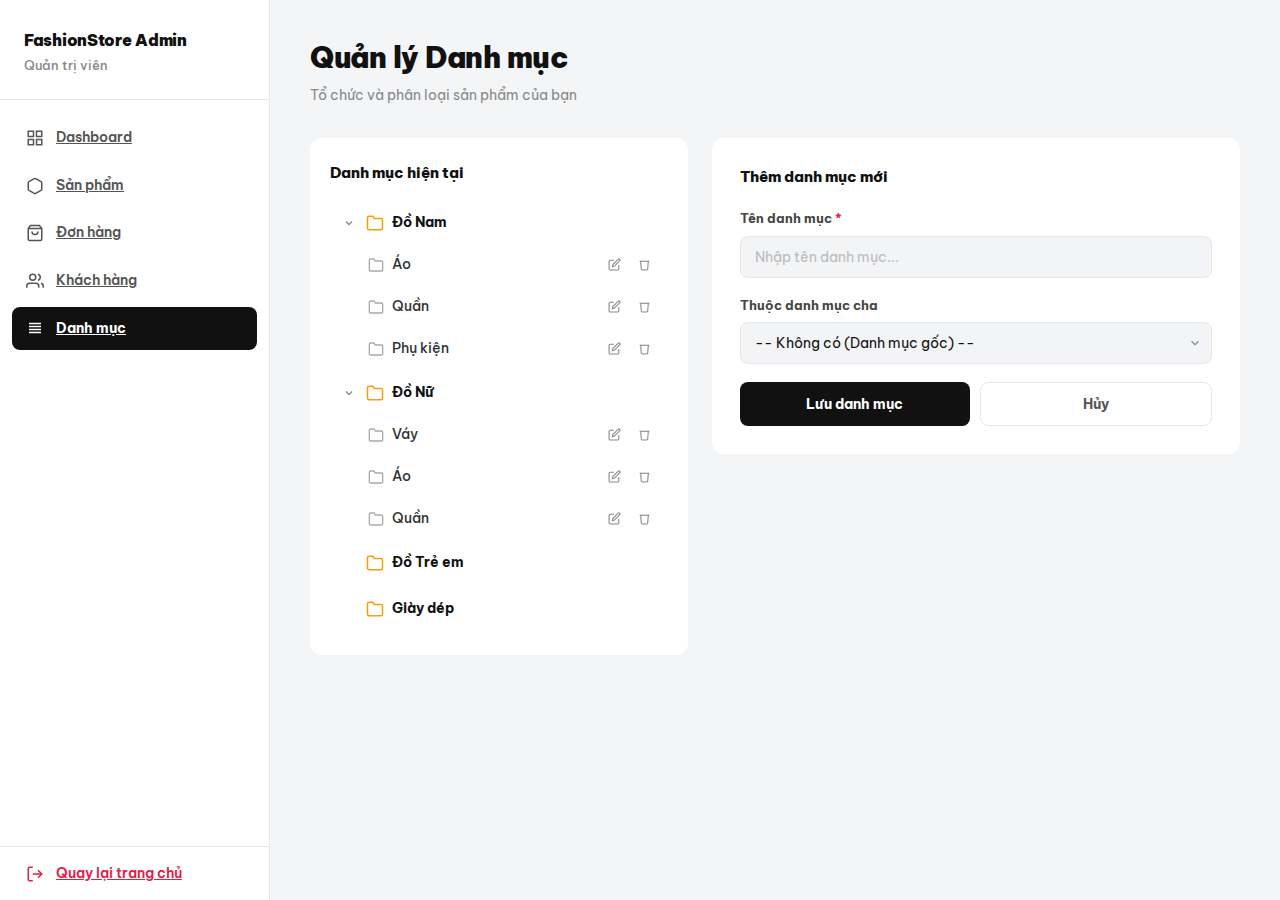
<file: src/admin/categories.html>
<!DOCTYPE html>
<html lang="vi">
<head>
    <meta charset="UTF-8">
    <meta name="viewport" content="width=device-width, initial-scale=1.0">
    <title>Quản lý Danh mục - FashionStore Admin</title>
    <link rel="stylesheet" href="../assets/css/base/variables.css">
    <link rel="stylesheet" href="../assets/css/base/reset.css">
    <link rel="stylesheet" href="../assets/css/base/typography.css">
    <link rel="stylesheet" href="../assets/css/admin/admin.css">
    <link rel="stylesheet" href="../assets/css/admin/categories.css">
</head>
<body class="admin-body">
<div class="admin-layout">

    <!-- SIDEBAR (inject bởi admin-components.js) -->
    <div id="adminSidebar"></div>

    <!-- MAIN -->
    <main class="admin-main">
        <div class="admin-page-header">
            <div>
                <h1>Quản lý Danh mục</h1>
                <p>Tổ chức và phân loại sản phẩm của bạn</p>
            </div>
        </div>

        <div class="cat-layout">
            <!-- LEFT: TREE -->
            <div class="admin-card cat-tree-card">
                <div class="cat-tree-header">
                    <h2>Danh mục hiện tại</h2>
                </div>
                <div class="cat-tree" id="catTree"></div>
            </div>

            <!-- RIGHT: FORM -->
            <div class="admin-card cat-form-card">
                <h2 id="catFormTitle">Thêm danh mục mới</h2>
                <div class="cat-field">
                    <label>Tên danh mục <span class="req">*</span></label>
                    <input type="text" id="catName" placeholder="Nhập tên danh mục...">
                </div>
                <div class="cat-field">
                    <label>Thuộc danh mục cha</label>
                    <div class="cat-select-wrap">
                        <select id="catParent">
                            <option value="">-- Không có (Danh mục gốc) --</option>
                        </select>
                        <svg width="14" height="14" fill="none" stroke="currentColor" stroke-width="2" viewBox="0 0 24 24"><path d="m6 9 6 6 6-6"/></svg>
                    </div>
                </div>
                <div class="cat-form-actions">
                    <button class="cat-btn-save" id="catBtnSave">Lưu danh mục</button>
                    <button class="cat-btn-cancel" id="catBtnCancel">Hủy</button>
                </div>
            </div>
        </div>
    </main>
</div>

<!-- CONFIRM DELETE -->
<div class="modal-overlay" id="catDeleteOverlay" style="display:none">
    <div class="confirm-modal">
        <h3>Xóa danh mục?</h3>
        <p id="catDeleteMsg">Bạn có chắc muốn xóa danh mục này?</p>
        <div class="confirm-actions">
            <button class="pfm-btn-cancel" id="catCancelDelete">Hủy</button>
            <button class="btn-confirm-delete" id="catConfirmDelete">Xóa</button>
        </div>
    </div>
</div>

<script src="../assets/js/auth/auth.js"></script>
<script src="../assets/js/admin/admin-components.js"></script>
<script src="../assets/js/admin/categories.js"></script>
</body>
</html>
</file>
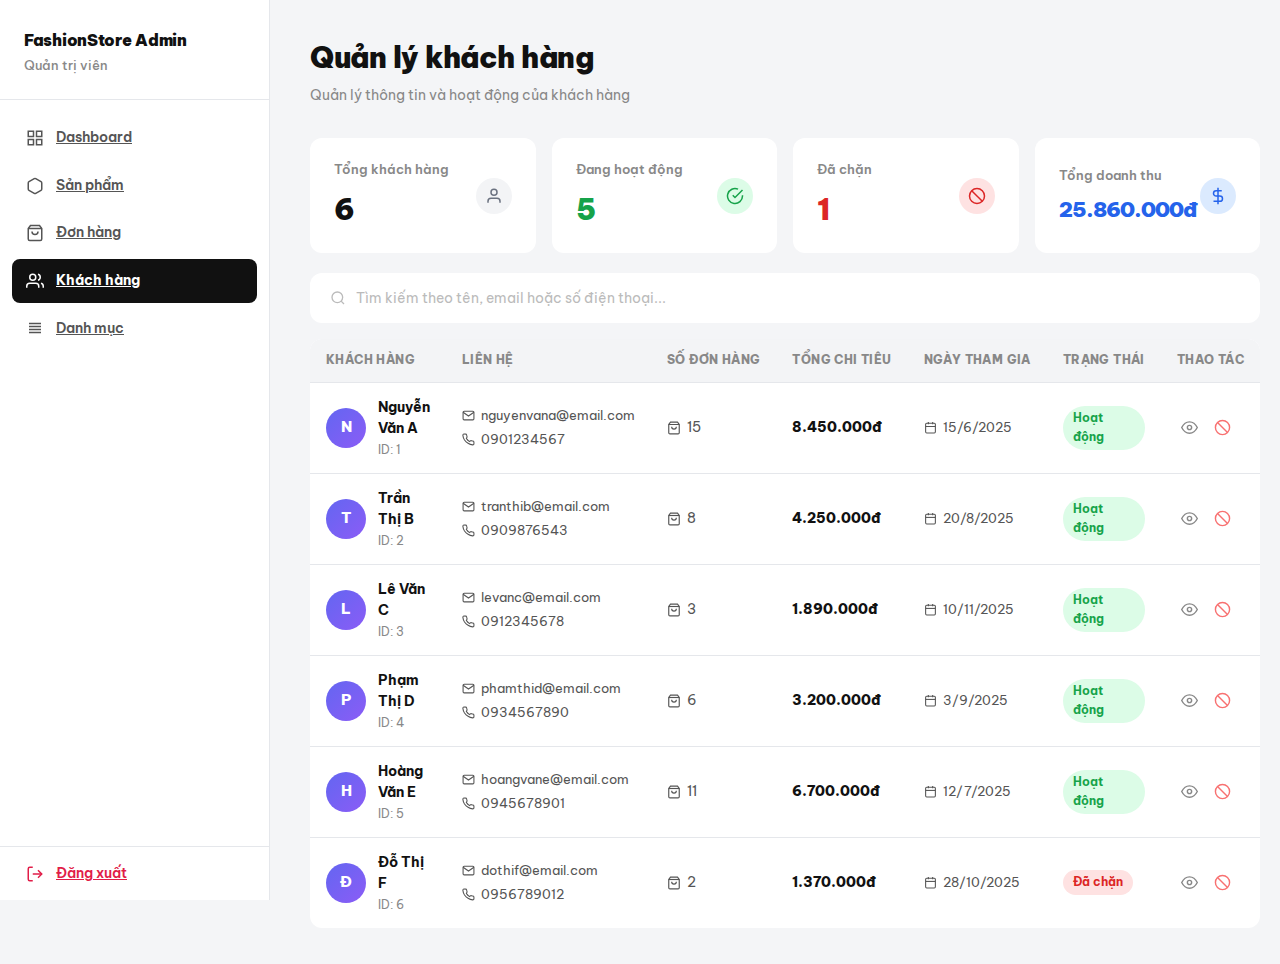
<file: src/admin/customers.html>
<!DOCTYPE html>
<html lang="vi">
<head>
    <meta charset="UTF-8">
    <meta name="viewport" content="width=device-width, initial-scale=1.0">
    <title>Quản lý khách hàng - FashionStore Admin</title>
    <link rel="stylesheet" href="../assets/css/base/variables.css">
    <link rel="stylesheet" href="../assets/css/base/reset.css">
    <link rel="stylesheet" href="../assets/css/base/typography.css">
    <link rel="stylesheet" href="../assets/css/admin/admin.css">
    <link rel="stylesheet" href="../assets/css/admin/customers-orders.css">
</head>
<body class="admin-body">
<div class="admin-layout">
    <aside class="admin-sidebar">
        <div class="admin-brand"><div class="admin-brand-name">FashionStore Admin</div><div class="admin-brand-role">Quản trị viên</div></div>
        <nav class="admin-nav">
            <a href="dashboard.html" class="admin-nav-item"><svg width="18" height="18" fill="none" stroke="currentColor" stroke-width="2" viewBox="0 0 24 24"><rect x="3" y="3" width="7" height="7"/><rect x="14" y="3" width="7" height="7"/><rect x="3" y="14" width="7" height="7"/><rect x="14" y="14" width="7" height="7"/></svg>Dashboard</a>
            <a href="products.html" class="admin-nav-item"><svg width="18" height="18" fill="none" stroke="currentColor" stroke-width="2" viewBox="0 0 24 24"><path d="M21 16V8a2 2 0 0 0-1-1.73l-7-4a2 2 0 0 0-2 0l-7 4A2 2 0 0 0 3 8v8a2 2 0 0 0 1 1.73l7 4a2 2 0 0 0 2 0l7-4A2 2 0 0 0 21 16z"/></svg>Sản phẩm</a>
            <a href="orders.html" class="admin-nav-item"><svg width="18" height="18" fill="none" stroke="currentColor" stroke-width="2" viewBox="0 0 24 24"><path d="M6 2 3 6v14a2 2 0 0 0 2 2h14a2 2 0 0 0 2-2V6l-3-4z"/><line x1="3" y1="6" x2="21" y2="6"/><path d="M16 10a4 4 0 0 1-8 0"/></svg>Đơn hàng</a>
            <a href="customers.html" class="admin-nav-item active"><svg width="18" height="18" fill="none" stroke="currentColor" stroke-width="2" viewBox="0 0 24 24"><path d="M17 21v-2a4 4 0 0 0-4-4H5a4 4 0 0 0-4 4v2"/><circle cx="9" cy="7" r="4"/><path d="M23 21v-2a4 4 0 0 0-3-3.87M16 3.13a4 4 0 0 1 0 7.75"/></svg>Khách hàng</a>
            <a href="categories.html" class="admin-nav-item"><svg width="18" height="18" fill="none" stroke="currentColor" stroke-width="2" viewBox="0 0 24 24"><path d="M4 6h16M4 10h16M4 14h16M4 18h16"/></svg>Danh mục</a>
        </nav>
        <a href="../index.html" class="admin-logout"><svg width="18" height="18" fill="none" stroke="currentColor" stroke-width="2" viewBox="0 0 24 24"><path d="M9 21H5a2 2 0 0 1-2-2V5a2 2 0 0 1 2-2h4"/><polyline points="16 17 21 12 16 7"/><line x1="21" y1="12" x2="9" y2="12"/></svg>Đăng xuất</a>
    </aside>

    <main class="admin-main">
        <div class="admin-page-header">
            <div><h1>Quản lý khách hàng</h1><p>Quản lý thông tin và hoạt động của khách hàng</p></div>
        </div>

        <!-- STATS -->
        <div class="cust-stats-grid">
            <div class="cust-stat-card">
                <div><div class="csc-label">Tổng khách hàng</div><div class="csc-value" id="csTotalKH">6</div></div>
                <div class="csc-icon gray"><svg width="18" height="18" fill="none" stroke="currentColor" stroke-width="2" viewBox="0 0 24 24"><path d="M20 21v-2a4 4 0 0 0-4-4H8a4 4 0 0 0-4 4v2"/><circle cx="12" cy="7" r="4"/></svg></div>
            </div>
            <div class="cust-stat-card">
                <div><div class="csc-label">Đang hoạt động</div><div class="csc-value green" id="csActive">5</div></div>
                <div class="csc-icon green"><svg width="18" height="18" fill="none" stroke="currentColor" stroke-width="2" viewBox="0 0 24 24"><path d="M22 11.08V12a10 10 0 1 1-5.93-9.14"/><polyline points="22 4 12 14.01 9 11.01"/></svg></div>
            </div>
            <div class="cust-stat-card">
                <div><div class="csc-label">Đã chặn</div><div class="csc-value red" id="csBlocked">1</div></div>
                <div class="csc-icon red"><svg width="18" height="18" fill="none" stroke="currentColor" stroke-width="2" viewBox="0 0 24 24"><circle cx="12" cy="12" r="10"/><line x1="4.93" y1="4.93" x2="19.07" y2="19.07"/></svg></div>
            </div>
            <div class="cust-stat-card">
                <div><div class="csc-label">Tổng doanh thu</div><div class="csc-value blue" id="csTotalRevenue">35.860.000đ</div></div>
                <div class="csc-icon blue"><svg width="18" height="18" fill="none" stroke="currentColor" stroke-width="2" viewBox="0 0 24 24"><line x1="12" y1="1" x2="12" y2="23"/><path d="M17 5H9.5a3.5 3.5 0 0 0 0 7h5a3.5 3.5 0 0 1 0 7H6"/></svg></div>
            </div>
        </div>

        <!-- SEARCH -->
        <div class="admin-card search-card">
            <div class="search-wrap">
                <svg width="16" height="16" fill="none" stroke="#bbb" stroke-width="2" viewBox="0 0 24 24"><circle cx="11" cy="11" r="8"/><line x1="21" y1="21" x2="16.65" y2="16.65"/></svg>
                <input type="text" id="custSearch" placeholder="Tìm kiếm theo tên, email hoặc số điện thoại...">
            </div>
        </div>

        <!-- TABLE -->
        <div class="admin-card table-card">
            <table class="cust-table">
                <thead><tr>
                    <th>Khách hàng</th><th>Liên hệ</th><th>Số đơn hàng</th>
                    <th>Tổng chi tiêu</th><th>Ngày tham gia</th><th>Trạng thái</th><th>Thao tác</th>
                </tr></thead>
                <tbody id="custTableBody"></tbody>
            </table>
        </div>
    </main>
</div>

<!-- MODAL CHI TIẾT -->
<div class="modal-overlay" id="custDetailOverlay">
    <div class="cust-detail-modal">
        <div class="cdm-header">
            <h2>Chi tiết khách hàng</h2>
            <button class="pfm-close" id="cdmClose"><svg width="18" height="18" fill="none" stroke="currentColor" stroke-width="2" viewBox="0 0 24 24"><line x1="18" y1="6" x2="6" y2="18"/><line x1="6" y1="6" x2="18" y2="18"/></svg></button>
        </div>
        <div class="cdm-body">
            <!-- Profile -->
            <div class="cdm-profile">
                <div class="cdm-avatar" id="cdmAvatar">N</div>
                <div class="cdm-info">
                    <div class="cdm-name" id="cdmName">Nguyễn Văn A</div>
                    <div class="cdm-meta">
                        <span><svg width="13" height="13" fill="none" stroke="currentColor" stroke-width="2" viewBox="0 0 24 24"><path d="M4 4h16c1.1 0 2 .9 2 2v12c0 1.1-.9 2-2 2H4c-1.1 0-2-.9-2-2V6c0-1.1.9-2 2-2z"/><polyline points="22,6 12,13 2,6"/></svg><span id="cdmEmail">email@example.com</span></span>
                        <span><svg width="13" height="13" fill="none" stroke="currentColor" stroke-width="2" viewBox="0 0 24 24"><path d="M22 16.92v3a2 2 0 0 1-2.18 2 19.79 19.79 0 0 1-8.63-3.07A19.5 19.5 0 0 1 4.69 13a19.79 19.79 0 0 1-3.07-8.67A2 2 0 0 1 3.56 2h3a2 2 0 0 1 2 1.72c.127.96.361 1.903.7 2.81a2 2 0 0 1-.45 2.11L8.09 9.91a16 16 0 0 0 6 6l1.27-1.27a2 2 0 0 1 2.11-.45c.907.339 1.85.573 2.81.7A2 2 0 0 1 22 16.92z"/></svg><span id="cdmPhone">0901234567</span></span>
                        <span><svg width="13" height="13" fill="none" stroke="currentColor" stroke-width="2" viewBox="0 0 24 24"><path d="M21 10c0 7-9 13-9 13s-9-6-9-13a9 9 0 0 1 18 0z"/><circle cx="12" cy="10" r="3"/></svg><span id="cdmAddress">Hà Nội</span></span>
                        <span><svg width="13" height="13" fill="none" stroke="currentColor" stroke-width="2" viewBox="0 0 24 24"><rect x="3" y="4" width="18" height="18" rx="2" ry="2"/><line x1="16" y1="2" x2="16" y2="6"/><line x1="8" y1="2" x2="8" y2="6"/><line x1="3" y1="10" x2="21" y2="10"/></svg>Tham gia: <span id="cdmJoined">15/6/2025</span></span>
                    </div>
                </div>
            </div>

            <!-- Stats mini -->
            <div class="cdm-stats">
                <div class="cdm-stat-box blue"><div class="csb-val" id="cdmOrders">15</div><div class="csb-label">Đơn hàng</div></div>
                <div class="cdm-stat-box green"><div class="csb-val" id="cdmSpend">8,5 Trđ</div><div class="csb-label">Tổng chi tiêu</div></div>
                <div class="cdm-stat-box purple"><div class="csb-val" id="cdmAvgOrder">563K</div><div class="csb-label">TB/đơn hàng</div></div>
            </div>

            <!-- Order history -->
            <div class="cdm-orders-section">
                <div class="cdm-orders-title">Lịch sử đơn hàng</div>
                <div id="cdmOrderList"></div>
            </div>
        </div>
        <div class="cdm-footer">
            <button class="cdm-btn-block" id="cdmBtnBlock">
                <svg width="16" height="16" fill="none" stroke="currentColor" stroke-width="2" viewBox="0 0 24 24"><circle cx="12" cy="12" r="10"/><line x1="4.93" y1="4.93" x2="19.07" y2="19.07"/></svg>
                <span id="cdmBtnBlockText">Chặn khách hàng</span>
            </button>
            <button class="cdm-btn-close" id="cdmBtnClose">Đóng</button>
        </div>
    </div>
</div>

<script src="../assets/js/auth/auth.js"></script>
<script src="../assets/js/admin/customers.js"></script>
</body>
</html>
</file>
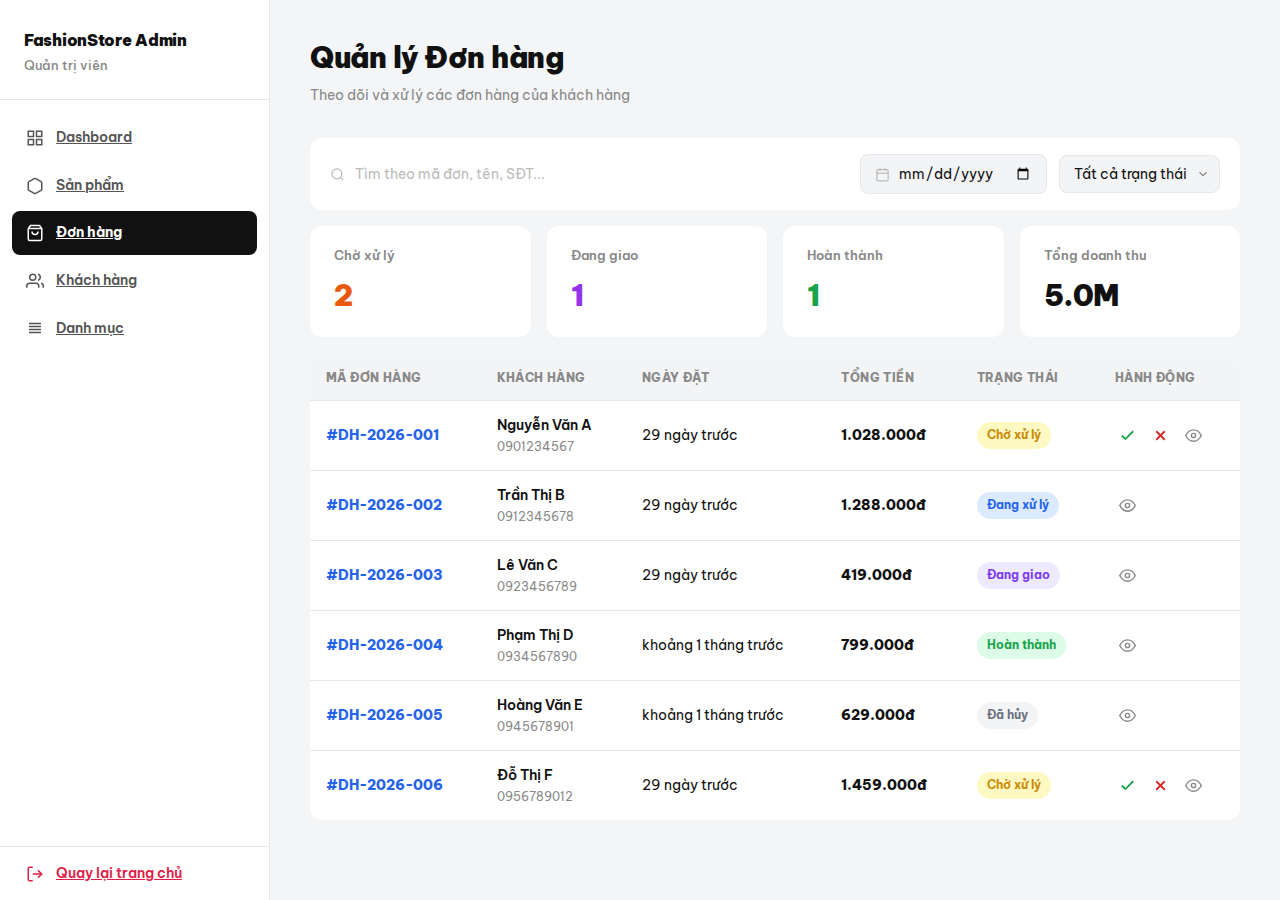
<file: src/admin/orders.html>
<!DOCTYPE html>
<html lang="vi">
<head>
    <meta charset="UTF-8">
    <meta name="viewport" content="width=device-width, initial-scale=1.0">
    <title>Quản lý Đơn hàng - FashionStore Admin</title>
    <link rel="stylesheet" href="../assets/css/base/variables.css">
    <link rel="stylesheet" href="../assets/css/base/reset.css">
    <link rel="stylesheet" href="../assets/css/base/typography.css">
    <link rel="stylesheet" href="../assets/css/admin/admin.css">
    <link rel="stylesheet" href="../assets/css/admin/customers-orders.css">
</head>
<body class="admin-body">
<div class="admin-layout">
    <aside class="admin-sidebar">
        <div class="admin-brand"><div class="admin-brand-name">FashionStore Admin</div><div class="admin-brand-role">Quản trị viên</div></div>
        <nav class="admin-nav">
            <a href="dashboard.html" class="admin-nav-item"><svg width="18" height="18" fill="none" stroke="currentColor" stroke-width="2" viewBox="0 0 24 24"><rect x="3" y="3" width="7" height="7"/><rect x="14" y="3" width="7" height="7"/><rect x="3" y="14" width="7" height="7"/><rect x="14" y="14" width="7" height="7"/></svg>Dashboard</a>
            <a href="products.html" class="admin-nav-item"><svg width="18" height="18" fill="none" stroke="currentColor" stroke-width="2" viewBox="0 0 24 24"><path d="M21 16V8a2 2 0 0 0-1-1.73l-7-4a2 2 0 0 0-2 0l-7 4A2 2 0 0 0 3 8v8a2 2 0 0 0 1 1.73l7 4a2 2 0 0 0 2 0l7-4A2 2 0 0 0 21 16z"/></svg>Sản phẩm</a>
            <a href="orders.html" class="admin-nav-item active"><svg width="18" height="18" fill="none" stroke="currentColor" stroke-width="2" viewBox="0 0 24 24"><path d="M6 2 3 6v14a2 2 0 0 0 2 2h14a2 2 0 0 0 2-2V6l-3-4z"/><line x1="3" y1="6" x2="21" y2="6"/><path d="M16 10a4 4 0 0 1-8 0"/></svg>Đơn hàng</a>
            <a href="customers.html" class="admin-nav-item"><svg width="18" height="18" fill="none" stroke="currentColor" stroke-width="2" viewBox="0 0 24 24"><path d="M17 21v-2a4 4 0 0 0-4-4H5a4 4 0 0 0-4 4v2"/><circle cx="9" cy="7" r="4"/><path d="M23 21v-2a4 4 0 0 0-3-3.87M16 3.13a4 4 0 0 1 0 7.75"/></svg>Khách hàng</a>
            <a href="categories.html" class="admin-nav-item"><svg width="18" height="18" fill="none" stroke="currentColor" stroke-width="2" viewBox="0 0 24 24"><path d="M4 6h16M4 10h16M4 14h16M4 18h16"/></svg>Danh mục</a>
        </nav>
        <a href="../index.html" class="admin-logout"><svg width="18" height="18" fill="none" stroke="currentColor" stroke-width="2" viewBox="0 0 24 24"><path d="M9 21H5a2 2 0 0 1-2-2V5a2 2 0 0 1 2-2h4"/><polyline points="16 17 21 12 16 7"/><line x1="21" y1="12" x2="9" y2="12"/></svg>Quay lại trang chủ</a>
    </aside>

    <main class="admin-main">
        <div class="admin-page-header">
            <div><h1>Quản lý Đơn hàng</h1><p>Theo dõi và xử lý các đơn hàng của khách hàng</p></div>
        </div>

        <!-- FILTER BAR -->
        <div class="admin-card filter-bar">
            <div class="filter-search">
                <svg width="15" height="15" fill="none" stroke="#bbb" stroke-width="2" viewBox="0 0 24 24"><circle cx="11" cy="11" r="8"/><line x1="21" y1="21" x2="16.65" y2="16.65"/></svg>
                <input type="text" id="orderSearch" placeholder="Tìm theo mã đơn, tên, SĐT...">
            </div>
            <div class="filter-date">
                <svg width="15" height="15" fill="none" stroke="#bbb" stroke-width="2" viewBox="0 0 24 24"><rect x="3" y="4" width="18" height="18" rx="2" ry="2"/><line x1="16" y1="2" x2="16" y2="6"/><line x1="8" y1="2" x2="8" y2="6"/><line x1="3" y1="10" x2="21" y2="10"/></svg>
                <input type="date" id="orderDate">
            </div>
            <div class="filter-status-wrap">
                <select id="orderStatusFilter">
                    <option value="">Tất cả trạng thái</option>
                    <option value="pending">Chờ xử lý</option>
                    <option value="processing">Đang xử lý</option>
                    <option value="shipping">Đang giao</option>
                    <option value="completed">Hoàn thành</option>
                    <option value="cancelled">Đã hủy</option>
                </select>
                <svg width="14" height="14" fill="none" stroke="currentColor" stroke-width="2" viewBox="0 0 24 24"><path d="m6 9 6 6 6-6"/></svg>
            </div>
        </div>

        <!-- STATS -->
        <div class="order-stats-grid">
            <div class="ord-stat-card"><div class="osc-label">Chờ xử lý</div><div class="osc-value orange" id="osCountPending">2</div></div>
            <div class="ord-stat-card"><div class="osc-label">Đang giao</div><div class="osc-value purple" id="osCountShipping">2</div></div>
            <div class="ord-stat-card"><div class="osc-label">Hoàn thành</div><div class="osc-value green" id="osCountDone">2</div></div>
            <div class="ord-stat-card"><div class="osc-label">Tổng doanh thu</div><div class="osc-value black" id="osRevenue">1.4M</div></div>
        </div>

        <!-- TABLE -->
        <div class="admin-card table-card">
            <table class="ord-table">
                <thead><tr>
                    <th>Mã đơn hàng</th><th>Khách hàng</th><th>Ngày đặt</th>
                    <th>Tổng tiền</th><th>Trạng thái</th><th>Hành động</th>
                </tr></thead>
                <tbody id="ordTableBody"></tbody>
            </table>
        </div>
    </main>
</div>

<!-- MODAL CHI TIẾT ĐƠN HÀNG -->
<div class="modal-overlay" id="ordDetailOverlay">
    <div class="ord-detail-modal">
        <div class="odm-header">
            <div>
                <h2 id="odmOrderId">#DH-2026-001</h2>
                <p id="odmOrderDate">Ngày đặt: 29 ngày trước</p>
            </div>
            <div style="display:flex;align-items:center;gap:12px">
                <span class="ord-badge" id="odmStatusBadge">Chờ xử lý</span>
                <button class="pfm-close" id="odmClose"><svg width="18" height="18" fill="none" stroke="currentColor" stroke-width="2" viewBox="0 0 24 24"><line x1="18" y1="6" x2="6" y2="18"/><line x1="6" y1="6" x2="18" y2="18"/></svg></button>
            </div>
        </div>
        <div class="odm-body">
            <!-- Tracking -->
            <div class="odm-section">
                <div class="odm-section-title">Trạng thái đơn hàng</div>
                <div class="odm-tracking" id="odmTracking"></div>
            </div>
            <div class="odm-divider"></div>

            <!-- Address + Payment -->
            <div class="odm-two-col">
                <div>
                    <div class="odm-section-title">Địa chỉ nhận hàng</div>
                    <div class="odm-addr-card">
                        <div class="odm-addr-name" id="odmAddrName">Nguyễn Văn A</div>
                        <div class="odm-addr-info" id="odmAddrPhone">0901234567</div>
                        <div class="odm-addr-info" id="odmAddrText">123 Đường ABC, Hà Nội</div>
                    </div>
                </div>
                <div>
                    <div class="odm-section-title">Thanh toán</div>
                    <div class="odm-pay-rows">
                        <div class="odm-pay-row"><span>Phương thức:</span><strong id="odmPayMethod">COD</strong></div>
                        <div class="odm-pay-row"><span>Trạng thái:</span><span class="pay-status" id="odmPayStatus">Chưa thanh toán</span></div>
                    </div>
                </div>
            </div>
            <div class="odm-divider"></div>

            <!-- Products -->
            <div>
                <div class="odm-section-title">Sản phẩm</div>
                <div class="odm-products" id="odmProducts"></div>
                <div class="odm-totals">
                    <div class="odm-total-row"><span>Tạm tính</span><span id="odmSubtotal">0đ</span></div>
                    <div class="odm-total-row"><span>Phí vận chuyển</span><span id="odmShipping">0đ</span></div>
                    <div class="odm-total-row grand"><span>Tổng cộng</span><strong id="odmGrand">0đ</strong></div>
                </div>
            </div>
        </div>

        <!-- Admin actions -->
        <div class="odm-footer" id="odmFooter"></div>
    </div>
</div>

<script src="../assets/js/auth/auth.js"></script>
<script src="../assets/js/admin/orders-admin.js"></script>
</body>
</html>
</file>
<file: src/assets/css/base/variables.css>
:root {
    /* Colors */
    --black: #111;
    --white: #fff;
    --gray-light: #f3f4f6;
    --gray-mid: #e5e7eb;
    --gray-text: #888;
    --blue: #3b82f6;
    --red: #ef4444;
    --green: #22c55e;
    --yellow: #f59e0b;
    --dark-navy: #1a2332;

    /* Typography */
    --font-base: 'Be Vietnam Pro', sans-serif;

    /* Spacing */
    --container-max: 1280px;
    --container-px: 24px;

    /* Border radius */
    --radius-sm: 6px;
    --radius-md: 8px;
    --radius-lg: 12px;
    --radius-xl: 16px;
    --radius-full: 9999px;

    /* Shadows */
    --shadow-sm: 0 2px 8px rgba(0,0,0,0.08);
    --shadow-md: 0 4px 16px rgba(0,0,0,0.12);
    --shadow-lg: 0 12px 32px rgba(0,0,0,0.1);

    /* Transitions */
    --transition-fast: 0.15s ease;
    --transition-base: 0.2s ease;
    --transition-slow: 0.3s ease;
}
</file>
<file: src/assets/css/base/typography.css>
@import url('https://fonts.googleapis.com/css2?family=Be+Vietnam+Pro:wght@400;500;600;700;800;900&display=swap');

body {
    font-family: var(--font-base);
    font-size: 16px;
    line-height: 1.5;
}
</file>
<file: src/assets/css/admin/admin.css>
/* ===== ADMIN BASE ===== */
.admin-body {
    background: #f4f5f7;
    min-height: 100vh;
}

.admin-layout {
    display: grid;
    grid-template-columns: 270px 1fr;
    min-height: 100vh;
}

/* ===== SIDEBAR ===== */
.admin-sidebar {
    background: var(--white);
    border-right: 1px solid var(--gray-mid);
    display: flex;
    flex-direction: column;
    padding: 0;
    position: sticky;
    top: 0;
    height: 100vh;
}

.admin-brand {
    padding: 28px 24px 24px;
    border-bottom: 1px solid var(--gray-mid);
}

.admin-brand-name {
    font-size: 1rem;
    font-weight: 900;
    color: var(--black);
    letter-spacing: -0.3px;
    margin-bottom: 4px;
}

.admin-brand-role {
    font-size: 0.8rem;
    color: var(--gray-text);
    font-weight: 500;
}

.admin-nav {
    flex: 1;
    padding: 16px 12px;
    display: flex;
    flex-direction: column;
    gap: 4px;
    overflow-y: auto;
}

.admin-nav-item {
    display: flex;
    align-items: center;
    gap: 12px;
    padding: 11px 14px;
    border-radius: var(--radius-md);
    font-size: 0.9rem;
    font-weight: 600;
    color: #555;
    transition: all var(--transition-fast);
    cursor: pointer;
}

.admin-nav-item:hover {
    background: var(--gray-light);
    color: var(--black);
}

.admin-nav-item.active {
    background: var(--black);
    color: var(--white);
    font-weight: 700;
}

.admin-logout {
    display: flex;
    align-items: center;
    gap: 12px;
    padding: 16px 26px;
    border-top: 1px solid var(--gray-mid);
    font-size: 0.875rem;
    font-weight: 600;
    color: #e11d48;
    cursor: pointer;
    transition: background var(--transition-fast);
}

.admin-logout:hover { background: #fff1f2; }

/* ===== MAIN ===== */
.admin-main {
    padding: 36px 40px;
    min-height: 100vh;
}

/* ===== PAGE HEADER ===== */
.admin-page-header {
    display: flex;
    align-items: flex-start;
    justify-content: space-between;
    margin-bottom: 32px;
    gap: 16px;
}

.admin-page-header h1 {
    font-size: 1.8rem;
    font-weight: 900;
    color: var(--black);
    letter-spacing: -0.5px;
    margin-bottom: 6px;
}

.admin-page-header p {
    font-size: 0.875rem;
    color: var(--gray-text);
}

/* ===== CARD ===== */
.admin-card {
    background: var(--white);
    border-radius: var(--radius-lg);
    padding: 28px;
    margin-bottom: 24px;
}

.admin-card h2 {
    font-size: 0.95rem;
    font-weight: 800;
    color: var(--black);
    margin-bottom: 20px;
}

.admin-card:last-child { margin-bottom: 0; }
</file>
<file: src/assets/css/admin/categories.css>
/* ===== LAYOUT ===== */
.cat-layout {
    display: grid;
    grid-template-columns: 1fr 1.4fr;
    gap: 24px;
    align-items: start;
}

/* ===== TREE CARD ===== */
.cat-tree-card { padding: 24px 20px; }

.cat-tree-header {
    display: flex;
    align-items: center;
    justify-content: space-between;
    margin-bottom: 16px;
}

.cat-tree-header h2 { margin-bottom: 0; }

/* ===== TREE ===== */
.cat-tree {
    display: flex;
    flex-direction: column;
    gap: 2px;
}

/* Root item */


.cat-root-row {
    display: flex;
    align-items: center;
    gap: 8px;
    padding: 9px 10px;
    border-radius: var(--radius-md);
    cursor: pointer;
    transition: background var(--transition-fast);
    user-select: none;
}

.cat-root-row:hover { background: var(--gray-light); }
.cat-root-row.selected { background: #f0f0f0; }

.cat-toggle {
    width: 18px;
    height: 18px;
    display: flex;
    align-items: center;
    justify-content: center;
    flex-shrink: 0;
    color: #888;
    transition: transform 0.18s ease;
}

.cat-toggle.open { transform: rotate(0deg); }
.cat-toggle svg { display: block; }

.cat-folder-icon {
    color: #f59e0b;
    flex-shrink: 0;
}

.cat-root-name {
    flex: 1;
    font-size: 0.9rem;
    font-weight: 700;
    color: var(--black);
}

.cat-row-actions {
    display: flex;
    gap: 4px;
    opacity: 0;
    transition: opacity var(--transition-fast);
}

.cat-root-row:hover .cat-row-actions { opacity: 1; }

.cat-action-btn {
    width: 26px;
    height: 26px;
    border-radius: 6px;
    border: none;
    background: transparent;
    display: flex;
    align-items: center;
    justify-content: center;
    cursor: pointer;
    color: #888;
    transition: background var(--transition-fast), color var(--transition-fast);
}

.cat-action-btn:hover { background: var(--gray-mid); color: var(--black); }
.cat-action-btn.del:hover { background: #fee2e2; color: #dc2626; }

/* Children */
.cat-children {
    padding-left: 28px;
    display: flex;
    flex-direction: column;
    gap: 2px;
    overflow: hidden;
    max-height: 0;
    transition: max-height 0.25s ease;
}

.cat-children.open { max-height: 500px; }

.cat-child-row {
    display: flex;
    align-items: center;
    gap: 8px;
    padding: 7px 10px;
    border-radius: var(--radius-md);
    cursor: pointer;
    transition: background var(--transition-fast);
}

.cat-child-row:hover { background: var(--gray-light); }
.cat-child-row.selected { background: #f0f0f0; }

.cat-child-icon { color: #aaa; flex-shrink: 0; }

.cat-child-name {
    flex: 1;
    font-size: 0.875rem;
    font-weight: 500;
    color: #333;
}

/* ===== FORM CARD ===== */
.cat-form-card { padding: 28px; position: sticky; top: 24px; }

.cat-form-card h2 { margin-bottom: 20px; }

.cat-field {
    display: flex;
    flex-direction: column;
    gap: 7px;
    margin-bottom: 18px;
}

.cat-field label {
    font-size: 0.82rem;
    font-weight: 700;
    color: #444;
}

.req { color: #e11d48; }

.cat-field input {
    padding: 11px 14px;
    border-radius: var(--radius-md);
    border: 1.5px solid var(--gray-mid);
    background: var(--gray-light);
    font-size: 0.875rem;
    color: var(--black);
    font-family: inherit;
    outline: none;
    transition: border-color var(--transition-fast), background var(--transition-fast);
}

.cat-field input:focus {
    border-color: var(--black);
    background: var(--white);
}

.cat-field input::placeholder { color: #bbb; }

.cat-select-wrap {
    position: relative;
}

.cat-select-wrap select {
    width: 100%;
    padding: 11px 32px 11px 14px;
    border-radius: var(--radius-md);
    border: 1.5px solid var(--gray-mid);
    background: var(--gray-light);
    font-size: 0.875rem;
    color: var(--black);
    font-family: inherit;
    outline: none;
    appearance: none;
    cursor: pointer;
    transition: border-color var(--transition-fast);
}

.cat-select-wrap select:focus { border-color: var(--black); background: var(--white); }

.cat-select-wrap svg {
    position: absolute;
    right: 10px;
    top: 50%;
    transform: translateY(-50%);
    pointer-events: none;
    color: #888;
}

/* Form actions */
.cat-form-actions {
    display: flex;
    gap: 10px;
    margin-top: 8px;
}

.cat-btn-save {
    flex: 1;
    padding: 12px;
    background: var(--black);
    color: var(--white);
    border: none;
    border-radius: var(--radius-md);
    font-size: 0.9rem;
    font-weight: 700;
    cursor: pointer;
    font-family: inherit;
    transition: background var(--transition-fast);
}

.cat-btn-save:hover { background: #333; }

.cat-btn-cancel {
    flex: 1;
    padding: 12px;
    border: 1.5px solid var(--gray-mid);
    background: var(--white);
    border-radius: var(--radius-md);
    font-size: 0.9rem;
    font-weight: 700;
    color: #555;
    cursor: pointer;
    font-family: inherit;
    transition: all var(--transition-fast);
}

.cat-btn-cancel:hover { border-color: #999; color: var(--black); }

/* ===== CONFIRM MODAL (reuse từ products.css) ===== */
.modal-overlay {
    position: fixed;
    inset: 0;
    background: rgba(0,0,0,0.45);
    z-index: 1000;
    display: flex;
    align-items: center;
    justify-content: center;
    padding: 20px;
    opacity: 0;
    pointer-events: none;
    transition: opacity 0.2s ease;
}

.modal-overlay.open { opacity: 1; pointer-events: all; }

.confirm-modal {
    background: var(--white);
    border-radius: var(--radius-lg);
    padding: 32px 28px;
    max-width: 380px;
    width: 100%;
    text-align: center;
    transform: translateY(14px);
    transition: transform 0.2s ease;
}

.modal-overlay.open .confirm-modal { transform: translateY(0); }

.confirm-modal h3 {
    font-size: 1.1rem;
    font-weight: 900;
    color: var(--black);
    margin-bottom: 10px;
}

.confirm-modal p {
    font-size: 0.875rem;
    color: #555;
    margin-bottom: 24px;
    line-height: 1.6;
}

.confirm-actions { display: flex; gap: 10px; }

.pfm-btn-cancel {
    flex: 1;
    padding: 11px;
    border-radius: var(--radius-md);
    border: 1.5px solid var(--gray-mid);
    background: var(--white);
    font-size: 0.875rem;
    font-weight: 700;
    color: #555;
    cursor: pointer;
    font-family: inherit;
    transition: all var(--transition-fast);
}

.pfm-btn-cancel:hover { border-color: #999; color: var(--black); }

.btn-confirm-delete {
    flex: 1;
    padding: 11px;
    border-radius: var(--radius-md);
    border: none;
    background: #dc2626;
    color: var(--white);
    font-size: 0.875rem;
    font-weight: 700;
    cursor: pointer;
    font-family: inherit;
    transition: background var(--transition-fast);
}

.btn-confirm-delete:hover { background: #b91c1c; }
</file>
<file: src/assets/css/admin/customers-orders.css>
/* ========== SHARED MODAL STYLES ========== */
.modal-overlay {
    position: fixed; inset: 0;
    background: rgba(0,0,0,0.45);
    z-index: 1000;
    display: flex; align-items: center; justify-content: center;
    padding: 20px;
    opacity: 0; pointer-events: none;
    transition: opacity 0.2s ease;
}
.modal-overlay.open { opacity: 1; pointer-events: all; }

.pfm-close {
    width: 30px; height: 30px;
    border-radius: var(--radius-full);
    border: none; background: var(--gray-light);
    display: flex; align-items: center; justify-content: center;
    cursor: pointer; color: #555;
    transition: background var(--transition-fast);
    flex-shrink: 0;
}
.pfm-close:hover { background: var(--gray-mid); }

.search-card { padding: 16px 20px; margin-bottom: 16px; }
.search-wrap { display: flex; align-items: center; gap: 10px; }
.search-wrap input { flex:1; border:none; background:transparent; font-size:.9rem; font-family:inherit; color:var(--black); outline:none; }
.search-wrap input::placeholder { color:#bbb; }
.table-card { padding: 0; overflow: hidden; }

/* ========== CUSTOMERS ========== */
.cust-stats-grid {
    display: grid; grid-template-columns: repeat(4,1fr);
    gap: 16px; margin-bottom: 20px;
}
.cust-stat-card {
    background: var(--white); border-radius: var(--radius-lg);
    padding: 22px 24px;
    display: flex; align-items: center; justify-content: space-between;
}
.csc-label { font-size:.82rem; font-weight:600; color:var(--gray-text); margin-bottom:8px; }
.csc-value { font-size:1.8rem; font-weight:900; letter-spacing:-1px; color:var(--black); }
.csc-value.green  { color:#16a34a; }
.csc-value.red    { color:#dc2626; }
.csc-value.blue   { color:#2563eb; font-size:1.3rem; }
.csc-icon { width:36px;height:36px;border-radius:var(--radius-full);display:flex;align-items:center;justify-content:center; }
.csc-icon.gray   { background:#f3f4f6; color:#6b7280; }
.csc-icon.green  { background:#dcfce7; color:#16a34a; }
.csc-icon.red    { background:#fee2e2; color:#dc2626; }
.csc-icon.blue   { background:#dbeafe; color:#2563eb; }

/* Table */
.cust-table { width:100%; border-collapse:collapse; }
.cust-table thead tr { background:var(--gray-light); border-bottom:1px solid var(--gray-mid); }
.cust-table th { padding:12px 16px; font-size:.78rem; font-weight:800; color:var(--gray-text); text-transform:uppercase; letter-spacing:.4px; text-align:left; white-space:nowrap; }
.cust-table td { padding:14px 16px; border-bottom:1px solid var(--gray-mid); font-size:.875rem; color:var(--black); vertical-align:middle; }
.cust-table tbody tr:last-child td { border-bottom:none; }
.cust-table tbody tr:hover { background:#fafafa; }

.cust-avatar {
    width:40px;height:40px;border-radius:var(--radius-full);
    background: linear-gradient(135deg,#6366f1,#8b5cf6);
    color:#fff; font-size:.95rem; font-weight:800;
    display:flex;align-items:center;justify-content:center;
    flex-shrink:0;
}
.cust-cell { display:flex;align-items:center;gap:12px; }
.cust-cell-name { font-weight:700;color:var(--black);margin-bottom:2px; }
.cust-cell-id { font-size:.75rem;color:var(--gray-text); }

.contact-cell { display:flex;flex-direction:column;gap:4px; }
.contact-row { display:flex;align-items:center;gap:6px;font-size:.82rem;color:#555; }

.spend-val { font-weight:800;color:#2563eb; }

.date-cell { display:flex;align-items:center;gap:6px;font-size:.82rem;color:#555; }

.cust-badge { display:inline-block;padding:3px 10px;border-radius:var(--radius-full);font-size:.78rem;font-weight:700; }
.cust-badge.active   { background:#dcfce7;color:#16a34a; }
.cust-badge.blocked  { background:#fee2e2;color:#dc2626; }

.btn-view-cust { background:none;border:none;color:#888;cursor:pointer;display:flex;align-items:center;transition:color var(--transition-fast);padding:4px; }
.btn-view-cust:hover { color:var(--black); }
.btn-block-cust { background:none;border:none;color:#f87171;cursor:pointer;display:flex;align-items:center;transition:color var(--transition-fast);padding:4px; }
.btn-block-cust:hover { color:#dc2626; }
.action-btns { display:flex;gap:8px;align-items:center; }

/* CUSTOMER DETAIL MODAL */
.cust-detail-modal {
    background:var(--white); border-radius:var(--radius-lg);
    width:100%; max-width:600px; max-height:88vh;
    display:flex; flex-direction:column;
    transform:translateY(14px) scale(0.98);
    transition:transform .25s cubic-bezier(.4,0,.2,1);
}
.modal-overlay.open .cust-detail-modal { transform:translateY(0) scale(1); }

.cdm-header { display:flex;align-items:center;justify-content:space-between;padding:20px 24px 16px;border-bottom:1px solid var(--gray-mid);flex-shrink:0; }
.cdm-header h2 { font-size:1.05rem;font-weight:900;color:var(--black); }

.cdm-body { flex:1;overflow-y:auto;padding:20px 24px; }
.cdm-body::-webkit-scrollbar{width:4px} .cdm-body::-webkit-scrollbar-thumb{background:var(--gray-mid);border-radius:4px}

.cdm-profile { display:flex;align-items:flex-start;gap:16px;margin-bottom:20px; }
.cdm-avatar {
    width:56px;height:56px;border-radius:var(--radius-full);
    background:linear-gradient(135deg,#6366f1,#8b5cf6);
    color:#fff;font-size:1.3rem;font-weight:800;
    display:flex;align-items:center;justify-content:center;flex-shrink:0;
}
.cdm-name { font-size:1.1rem;font-weight:900;color:var(--black);margin-bottom:10px; }
.cdm-meta { display:flex;flex-direction:column;gap:6px; }
.cdm-meta span { display:flex;align-items:center;gap:6px;font-size:.82rem;color:#555; }
.cdm-meta svg { flex-shrink:0;color:#aaa; }

.cdm-stats { display:grid;grid-template-columns:repeat(3,1fr);gap:12px;margin-bottom:20px; }
.cdm-stat-box { border-radius:var(--radius-md);padding:16px;text-align:center; }
.cdm-stat-box.blue   { background:#eff6ff; }
.cdm-stat-box.green  { background:#f0fdf4; }
.cdm-stat-box.purple { background:#faf5ff; }
.csb-val { font-size:1.4rem;font-weight:900;letter-spacing:-0.5px;margin-bottom:4px; }
.cdm-stat-box.blue   .csb-val { color:#2563eb; }
.cdm-stat-box.green  .csb-val { color:#16a34a; }
.cdm-stat-box.purple .csb-val { color:#9333ea; }
.csb-label { font-size:.75rem;font-weight:600;color:var(--gray-text); }

.cdm-orders-title { font-size:.9rem;font-weight:800;color:var(--black);margin-bottom:12px; }
.cdm-order-item {
    border:1.5px solid var(--gray-mid);border-radius:var(--radius-md);
    padding:14px 16px;margin-bottom:10px;
}
.cdm-order-item:last-child { margin-bottom:0; }
.cdm-order-top { display:flex;align-items:center;justify-content:space-between;margin-bottom:6px; }
.cdm-order-id { font-weight:800;color:var(--black);font-size:.9rem; }
.cdm-order-badge { padding:3px 10px;border-radius:var(--radius-full);font-size:.75rem;font-weight:700; }
.cdm-order-badge.completed { background:#dcfce7;color:#16a34a; }
.cdm-order-badge.shipping  { background:#ede9fe;color:#7c3aed; }
.cdm-order-badge.pending   { background:#fef9c3;color:#ca8a04; }
.cdm-order-badge.cancelled { background:#f3f4f6;color:#6b7280; }
.cdm-order-meta { display:flex;justify-content:space-between;font-size:.82rem;color:#555; }
.cdm-order-price { font-weight:800;color:#2563eb; }

.cdm-footer { display:flex;gap:10px;padding:16px 24px 20px;border-top:1px solid var(--gray-mid);flex-shrink:0; }
.cdm-btn-block {
    flex:1;padding:11px;border-radius:var(--radius-md);
    border:1.5px solid var(--gray-mid);background:var(--white);
    font-size:.875rem;font-weight:700;color:#dc2626;cursor:pointer;font-family:inherit;
    display:flex;align-items:center;justify-content:center;gap:8px;
    transition:all var(--transition-fast);
}
.cdm-btn-block:hover { background:#fee2e2;border-color:#dc2626; }
.cdm-btn-block.unblock { color:#16a34a; }
.cdm-btn-block.unblock:hover { background:#dcfce7;border-color:#16a34a; }
.cdm-btn-close { flex:1;padding:11px;border-radius:var(--radius-md);border:none;background:var(--black);color:var(--white);font-size:.875rem;font-weight:700;cursor:pointer;font-family:inherit;transition:background var(--transition-fast); }
.cdm-btn-close:hover { background:#333; }

/* ========== ORDERS ADMIN ========== */
.filter-bar { display:grid;grid-template-columns:1fr auto auto;gap:12px;align-items:center;padding:16px 20px;margin-bottom:16px; }
.filter-search { display:flex;align-items:center;gap:10px; }
.filter-search input { flex:1;border:none;background:transparent;font-size:.875rem;font-family:inherit;color:var(--black);outline:none; }
.filter-search input::placeholder { color:#bbb; }
.filter-date { display:flex;align-items:center;gap:8px;padding:9px 14px;border:1.5px solid var(--gray-mid);border-radius:var(--radius-md);background:var(--gray-light); }
.filter-date input { border:none;background:transparent;font-size:.875rem;font-family:inherit;color:var(--black);outline:none; }
.filter-status-wrap { position:relative; }
.filter-status-wrap select { padding:9px 32px 9px 14px;border-radius:var(--radius-md);border:1.5px solid var(--gray-mid);background:var(--gray-light);font-size:.875rem;font-family:inherit;color:var(--black);outline:none;appearance:none;cursor:pointer; }
.filter-status-wrap svg { position:absolute;right:10px;top:50%;transform:translateY(-50%);pointer-events:none;color:#888; }

.order-stats-grid { display:grid;grid-template-columns:repeat(4,1fr);gap:16px;margin-bottom:20px; }
.ord-stat-card { background:var(--white);border-radius:var(--radius-lg);padding:20px 24px; }
.osc-label { font-size:.82rem;font-weight:600;color:var(--gray-text);margin-bottom:8px; }
.osc-value { font-size:1.8rem;font-weight:900;letter-spacing:-1px; }
.osc-value.orange { color:#ea580c; }
.osc-value.purple { color:#9333ea; }
.osc-value.green  { color:#16a34a; }
.osc-value.black  { color:var(--black); }

.ord-table { width:100%;border-collapse:collapse; }
.ord-table thead tr { background:var(--gray-light);border-bottom:1px solid var(--gray-mid); }
.ord-table th { padding:12px 16px;font-size:.78rem;font-weight:800;color:var(--gray-text);text-transform:uppercase;letter-spacing:.4px;text-align:left;white-space:nowrap; }
.ord-table td { padding:14px 16px;border-bottom:1px solid var(--gray-mid);font-size:.875rem;color:var(--black);vertical-align:middle; }
.ord-table tbody tr:last-child td { border-bottom:none; }
.ord-table tbody tr:hover { background:#fafafa; }

.ord-id-link { font-weight:800;color:#2563eb;cursor:pointer; }
.ord-id-link:hover { text-decoration:underline; }
.ord-customer-name { font-weight:600;color:var(--black);margin-bottom:2px; }
.ord-customer-phone { font-size:.75rem;color:var(--gray-text); }
.ord-amount { font-weight:800; }

.ord-badge { display:inline-block;padding:4px 10px;border-radius:var(--radius-full);font-size:.78rem;font-weight:700;white-space:nowrap; }
.ord-badge.pending    { background:#fef9c3;color:#ca8a04; }
.ord-badge.processing { background:#dbeafe;color:#2563eb; }
.ord-badge.shipping   { background:#ede9fe;color:#7c3aed; }
.ord-badge.completed  { background:#dcfce7;color:#16a34a; }
.ord-badge.cancelled  { background:#f3f4f6;color:#6b7280; }

.ord-action-btns { display:flex;gap:8px;align-items:center; }
.ord-btn-approve { background:none;border:none;color:#16a34a;cursor:pointer;padding:4px;display:flex;align-items:center;transition:opacity var(--transition-fast); }
.ord-btn-approve:hover { opacity:.7; }
.ord-btn-reject  { background:none;border:none;color:#dc2626;cursor:pointer;padding:4px;display:flex;align-items:center;transition:opacity var(--transition-fast); }
.ord-btn-reject:hover { opacity:.7; }
.ord-btn-view { background:none;border:none;color:#888;cursor:pointer;padding:4px;display:flex;align-items:center;transition:color var(--transition-fast); }
.ord-btn-view:hover { color:var(--black); }

/* ORDER DETAIL MODAL */
.ord-detail-modal {
    background:var(--white);border-radius:var(--radius-lg);
    width:100%;max-width:680px;max-height:88vh;
    display:flex;flex-direction:column;
    transform:translateY(14px) scale(0.98);
    transition:transform .25s cubic-bezier(.4,0,.2,1);
}
.modal-overlay.open .ord-detail-modal { transform:translateY(0) scale(1); }

.odm-header { display:flex;align-items:flex-start;justify-content:space-between;padding:20px 28px 16px;border-bottom:1px solid var(--gray-mid);flex-shrink:0; }
.odm-header h2 { font-size:1.3rem;font-weight:900;color:var(--black);letter-spacing:-0.3px;margin-bottom:4px; }
.odm-header p { font-size:.82rem;color:var(--gray-text); }
.odm-body { flex:1;overflow-y:auto;padding:20px 28px; }
.odm-body::-webkit-scrollbar{width:4px} .odm-body::-webkit-scrollbar-thumb{background:var(--gray-mid);border-radius:4px}
.odm-section-title { font-size:.875rem;font-weight:800;color:var(--black);margin-bottom:14px; }
.odm-divider { height:1px;background:var(--gray-mid);margin:20px 0; }

/* Tracking */
.odm-tracking { display:flex;align-items:flex-start;justify-content:space-between;position:relative;padding:0 10px; }
.odm-tracking-line { position:absolute;top:20px;left:40px;right:40px;height:2px;background:var(--black);z-index:0; }
.odm-track-step { display:flex;flex-direction:column;align-items:center;gap:8px;position:relative;z-index:1;flex:1; }
.odm-track-icon { width:40px;height:40px;border-radius:var(--radius-full);background:var(--black);color:var(--white);display:flex;align-items:center;justify-content:center;flex-shrink:0; }
.odm-track-step.inactive .odm-track-icon { background:var(--gray-light);color:#bbb;border:2px solid var(--gray-mid); }
.odm-track-step span { font-size:.75rem;font-weight:600;color:var(--black);text-align:center; }
.odm-track-step.inactive span { color:var(--gray-text); }

/* Two col */
.odm-two-col { display:grid;grid-template-columns:1fr 1fr;gap:24px; }
.odm-addr-card { background:var(--gray-light);border-radius:var(--radius-md);padding:14px 16px; }
.odm-addr-name { font-weight:700;font-size:.9rem;color:var(--black);margin-bottom:4px; }
.odm-addr-info { font-size:.82rem;color:#555;margin-top:2px; }
.odm-pay-rows { display:flex;flex-direction:column;gap:10px; }
.odm-pay-row { display:flex;justify-content:space-between;font-size:.875rem; }
.odm-pay-row span:first-child { color:var(--gray-text); }
.odm-pay-row strong { font-weight:700;color:var(--black); }
.pay-status { padding:2px 10px;border-radius:var(--radius-full);font-size:.78rem;font-weight:700; }
.pay-status.paid { background:#dcfce7;color:#16a34a; }
.pay-status.unpaid { background:#fee2e2;color:#dc2626; }

/* Products */
.odm-products { border:1.5px solid var(--gray-mid);border-radius:var(--radius-md);overflow:hidden;margin-bottom:16px; }
.odm-product-row { display:flex;align-items:center;gap:12px;padding:12px 16px;border-bottom:1px solid var(--gray-mid); }
.odm-product-row:last-child { border-bottom:none; }
.odm-product-img { width:56px;height:56px;object-fit:cover;border-radius:var(--radius-md);background:var(--gray-light);flex-shrink:0; }
.odm-product-name { font-size:.875rem;font-weight:700;color:var(--black);margin-bottom:2px; }
.odm-product-meta { font-size:.78rem;color:var(--gray-text); }
.odm-product-price { font-size:.9rem;font-weight:800;color:var(--black);margin-left:auto;white-space:nowrap; }

.odm-totals { display:flex;flex-direction:column;gap:8px;max-width:300px;margin-left:auto; }
.odm-total-row { display:flex;justify-content:space-between;font-size:.875rem;color:#555; }
.odm-total-row.grand { padding-top:10px;border-top:1.5px solid var(--gray-mid);font-size:1rem;font-weight:800;color:var(--black); }
.odm-total-row.grand strong { font-size:1.2rem;font-weight:900; }

.odm-footer { display:flex;gap:10px;padding:14px 28px 20px;border-top:1px solid var(--gray-mid);flex-shrink:0;flex-wrap:wrap; }
.odm-btn-approve { padding:10px 20px;border-radius:var(--radius-md);border:none;background:#16a34a;color:#fff;font-size:.875rem;font-weight:700;cursor:pointer;font-family:inherit;transition:background var(--transition-fast); }
.odm-btn-approve:hover { background:#15803d; }
.odm-btn-reject { padding:10px 20px;border-radius:var(--radius-md);border:1.5px solid #dc2626;background:var(--white);color:#dc2626;font-size:.875rem;font-weight:700;cursor:pointer;font-family:inherit;transition:all var(--transition-fast); }
.odm-btn-reject:hover { background:#fee2e2; }
.odm-btn-close-modal { padding:10px 20px;border-radius:var(--radius-md);border:1.5px solid var(--gray-mid);background:var(--white);color:#555;font-size:.875rem;font-weight:700;cursor:pointer;font-family:inherit;margin-left:auto;transition:all var(--transition-fast); }
.odm-btn-close-modal:hover { border-color:#999;color:var(--black); }
</file>
